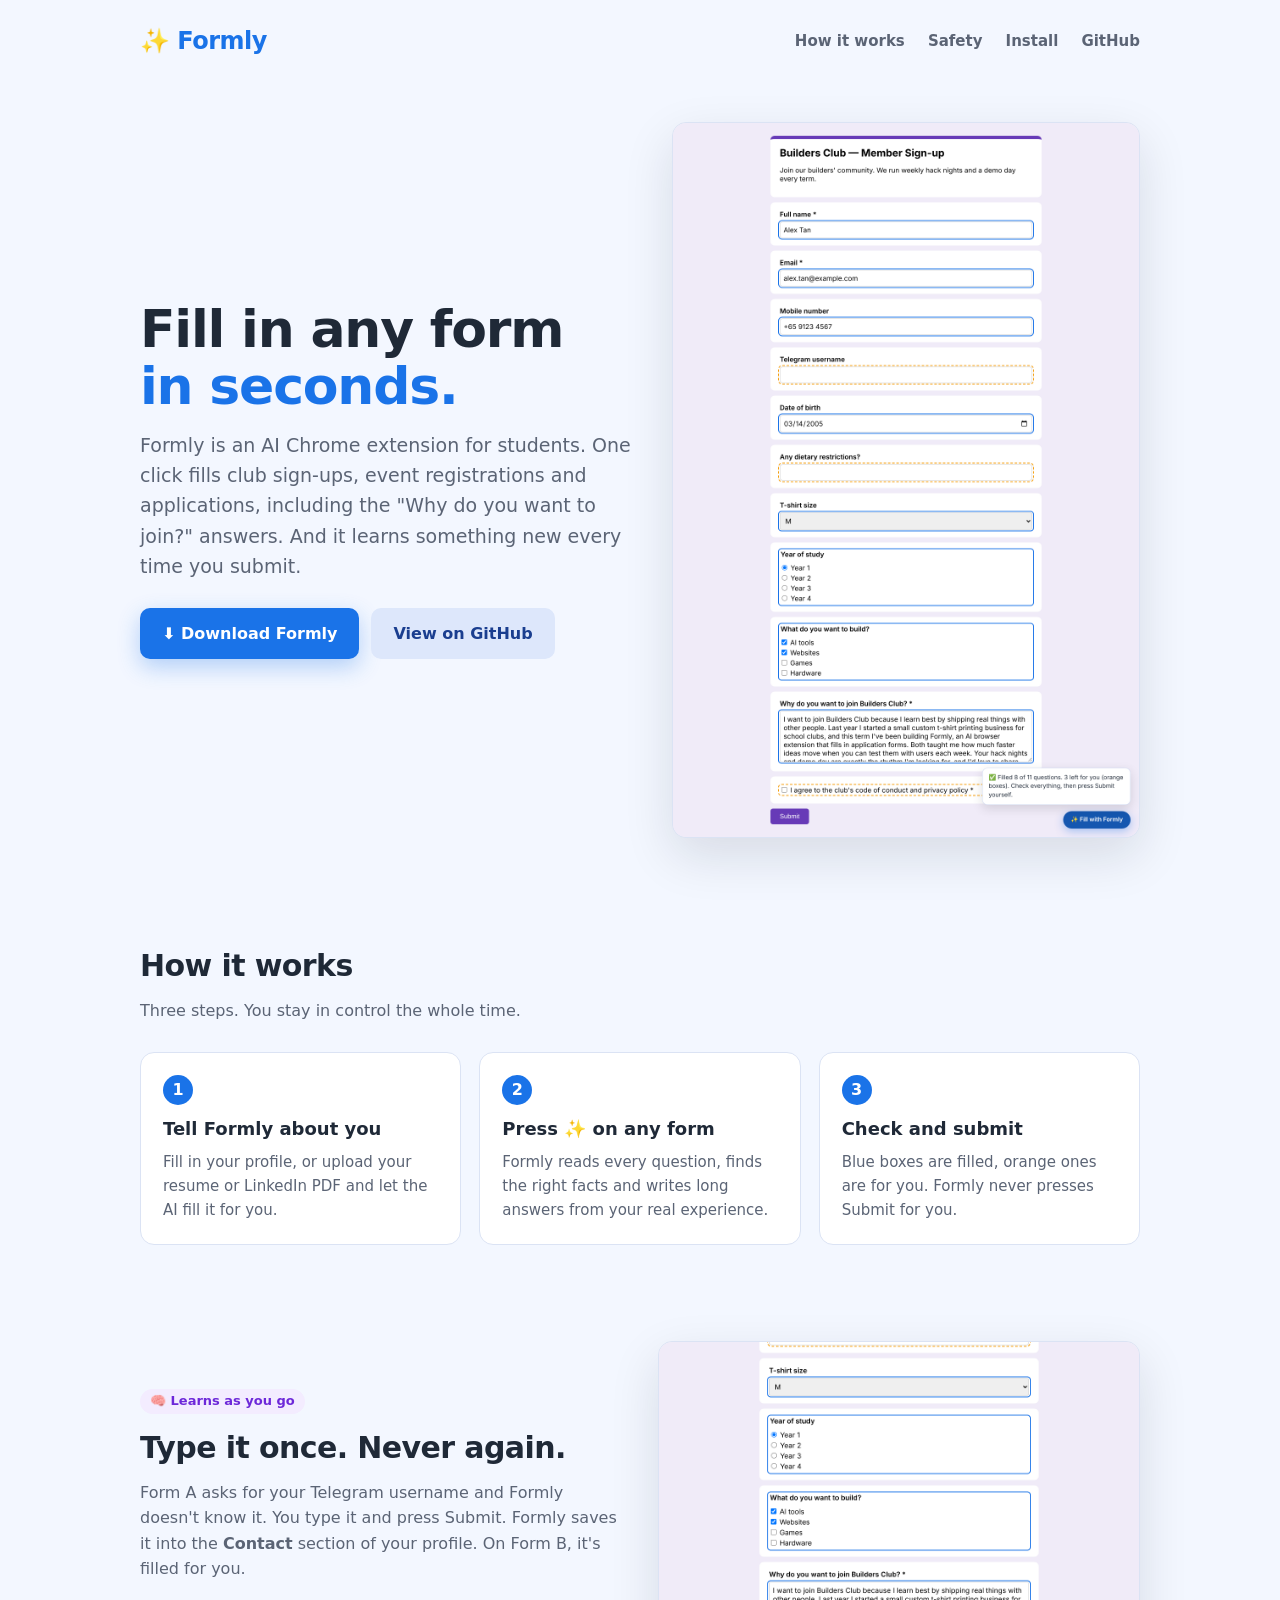
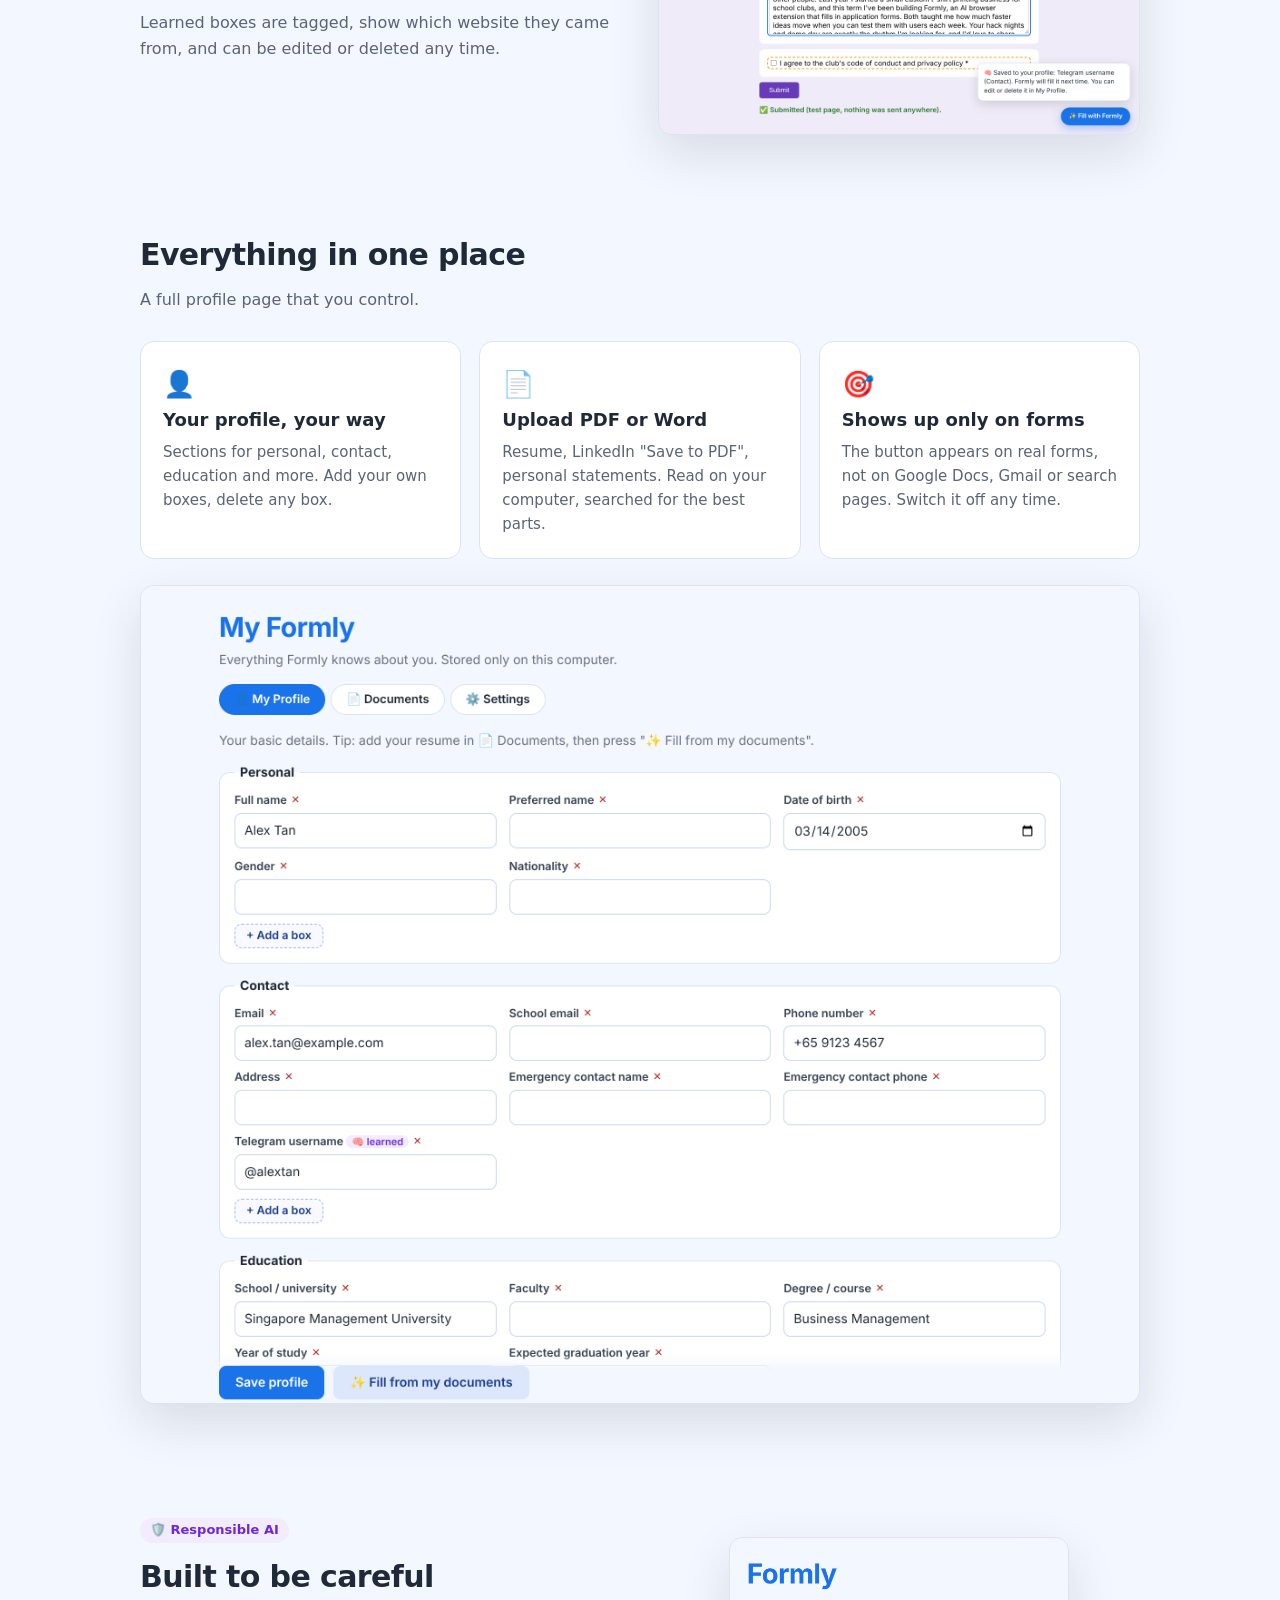
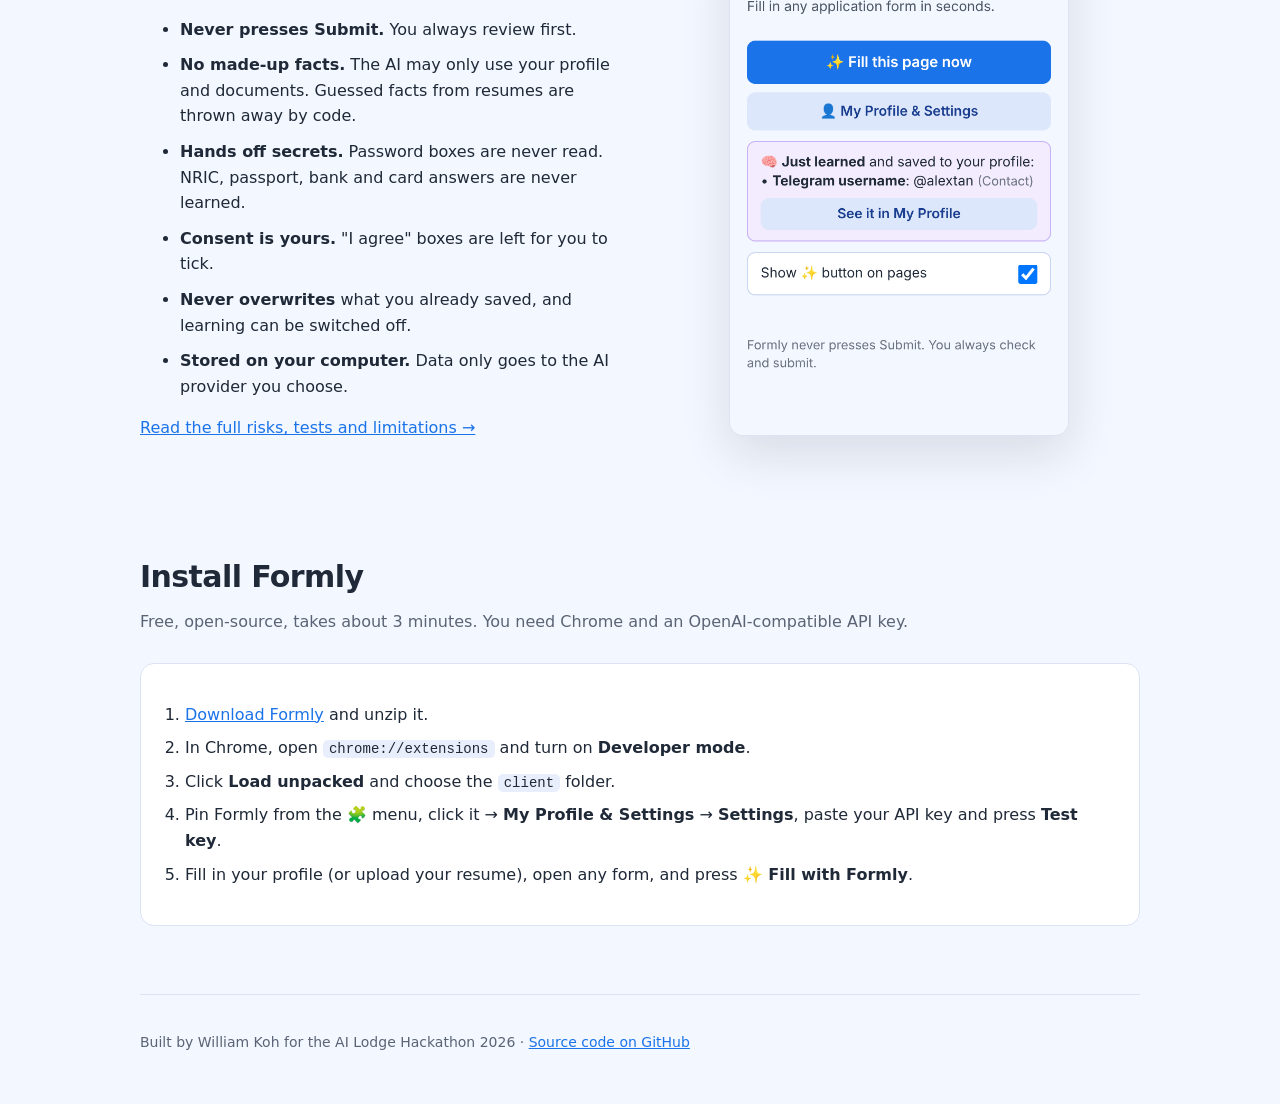
<file: docs/index.html>
<!doctype html>
<html lang="en">
<head>
  <meta charset="utf-8" />
  <meta name="viewport" content="width=device-width, initial-scale=1" />
  <title>Formly: fill in any form in seconds</title>
  <meta name="description" content="Formly is an AI Chrome extension that fills in application forms from your profile and documents, and learns from every form you submit." />
  <style>
    :root { --blue: #1a73e8; --blue-dark: #1557b0; --ink: #1f2937; --muted: #5b6475; --bg: #f3f7ff; --card: #fff; --line: #dbe3f4; --purple: #7c3aed; }
    * { box-sizing: border-box; }
    body { margin: 0; font: 16px/1.6 system-ui, -apple-system, "Segoe UI", sans-serif; color: var(--ink); background: var(--bg); }
    a { color: var(--blue); }
    .wrap { max-width: 1040px; margin: 0 auto; padding: 0 20px; }
    header { padding: 22px 0; display: flex; justify-content: space-between; align-items: center; }
    .logo { font-weight: 800; font-size: 24px; color: var(--blue); letter-spacing: -0.5px; text-decoration: none; }
    nav a { margin-left: 18px; color: var(--muted); text-decoration: none; font-weight: 600; font-size: 15px; }
    .hero { display: grid; grid-template-columns: 1.05fr 1fr; gap: 40px; align-items: center; padding: 40px 0 56px; }
    h1 { font-size: clamp(34px, 5vw, 52px); line-height: 1.08; letter-spacing: -1.2px; margin: 0 0 16px; }
    h1 span { color: var(--blue); }
    .lead { font-size: 19px; color: var(--muted); margin: 0 0 26px; }
    .btns { display: flex; gap: 12px; flex-wrap: wrap; }
    .btn { display: inline-block; padding: 13px 22px; border-radius: 10px; font-weight: 700; text-decoration: none; }
    .btn.primary { background: var(--blue); color: #fff; box-shadow: 0 8px 22px rgba(26,115,232,.3); }
    .btn.primary:hover { background: var(--blue-dark); }
    .btn.ghost { background: #dde7fb; color: #1a3e8f; }
    .shot { width: 100%; border-radius: 14px; border: 1px solid var(--line); box-shadow: 0 18px 50px rgba(17,24,39,.12); background: #fff; display: block; }
    section { padding: 48px 0; }
    h2 { font-size: 30px; letter-spacing: -0.6px; margin: 0 0 8px; }
    .sub { color: var(--muted); margin: 0 0 28px; }
    .steps { display: grid; grid-template-columns: repeat(3, 1fr); gap: 18px; }
    .card { background: var(--card); border: 1px solid var(--line); border-radius: 14px; padding: 22px; }
    .card .num { display: inline-flex; width: 30px; height: 30px; border-radius: 50%; align-items: center; justify-content: center; background: var(--blue); color: #fff; font-weight: 700; margin-bottom: 10px; }
    .card h3 { margin: 0 0 6px; font-size: 18px; }
    .card p { margin: 0; color: var(--muted); font-size: 15px; }
    .features { display: grid; grid-template-columns: repeat(3, 1fr); gap: 18px; }
    .feature .icon { font-size: 26px; }
    .split { display: grid; grid-template-columns: 1fr 1fr; gap: 36px; align-items: center; }
    .safety li { margin-bottom: 10px; }
    .tag { display: inline-block; background: #f3ecff; color: #6d28d9; border-radius: 999px; padding: 2px 10px; font-size: 13px; font-weight: 700; margin-bottom: 10px; }
    ol.install { padding-left: 22px; }
    ol.install li { margin-bottom: 8px; }
    code { background: #e8eefc; padding: 1px 6px; border-radius: 5px; font-size: 14px; }
    footer { padding: 36px 0 50px; color: var(--muted); font-size: 14px; border-top: 1px solid var(--line); margin-top: 20px; }
    @media (max-width: 820px) {
      .hero, .split { grid-template-columns: 1fr; }
      .steps, .features { grid-template-columns: 1fr; }
      nav { display: none; }
    }
  </style>
</head>
<body>
  <div class="wrap">
    <header>
      <a class="logo" href="#">✨ Formly</a>
      <nav>
        <a href="#how">How it works</a>
        <a href="#safety">Safety</a>
        <a href="#install">Install</a>
        <a href="https://github.com/William189189/Formly-3">GitHub</a>
      </nav>
    </header>

    <div class="hero">
      <div>
        <h1>Fill in any form <span>in seconds.</span></h1>
        <p class="lead">Formly is an AI Chrome extension for students. One click fills club sign-ups, event registrations and applications, including the "Why do you want to join?" answers. And it learns something new every time you submit.</p>
        <div class="btns">
          <a class="btn primary" href="https://github.com/William189189/Formly-3/archive/refs/heads/main.zip">⬇️ Download Formly</a>
          <a class="btn ghost" href="https://github.com/William189189/Formly-3">View on GitHub</a>
        </div>
      </div>
      <img class="shot" src="images/form-filled.png" alt="A sign-up form filled in by Formly, with filled boxes outlined in blue" />
    </div>
  </div>

  <section id="how">
    <div class="wrap">
      <h2>How it works</h2>
      <p class="sub">Three steps. You stay in control the whole time.</p>
      <div class="steps">
        <div class="card"><div class="num">1</div><h3>Tell Formly about you</h3><p>Fill in your profile, or upload your resume or LinkedIn PDF and let the AI fill it for you.</p></div>
        <div class="card"><div class="num">2</div><h3>Press ✨ on any form</h3><p>Formly reads every question, finds the right facts and writes long answers from your real experience.</p></div>
        <div class="card"><div class="num">3</div><h3>Check and submit</h3><p>Blue boxes are filled, orange ones are for you. Formly never presses Submit for you.</p></div>
      </div>
    </div>
  </section>

  <section>
    <div class="wrap split">
      <div>
        <span class="tag">🧠 Learns as you go</span>
        <h2>Type it once. Never again.</h2>
        <p class="sub">Form A asks for your Telegram username and Formly doesn't know it. You type it and press Submit. Formly saves it into the <b>Contact</b> section of your profile. On Form B, it's filled for you.</p>
        <p class="sub">Learned boxes are tagged, show which website they came from, and can be edited or deleted any time.</p>
      </div>
      <img class="shot" src="images/learned.png" alt="Formly message: saved to your profile, Telegram username (Contact)" />
    </div>
  </section>

  <section>
    <div class="wrap">
      <h2>Everything in one place</h2>
      <p class="sub">A full profile page that you control.</p>
      <div class="features">
        <div class="card feature"><div class="icon">👤</div><h3>Your profile, your way</h3><p>Sections for personal, contact, education and more. Add your own boxes, delete any box.</p></div>
        <div class="card feature"><div class="icon">📄</div><h3>Upload PDF or Word</h3><p>Resume, LinkedIn "Save to PDF", personal statements. Read on your computer, searched for the best parts.</p></div>
        <div class="card feature"><div class="icon">🎯</div><h3>Shows up only on forms</h3><p>The button appears on real forms, not on Google Docs, Gmail or search pages. Switch it off any time.</p></div>
      </div>
      <p style="margin-top:26px"><img class="shot" src="images/profile.png" alt="The My Formly profile page" /></p>
    </div>
  </section>

  <section id="safety">
    <div class="wrap split">
      <div>
        <span class="tag">🛡️ Responsible AI</span>
        <h2>Built to be careful</h2>
        <ul class="safety">
          <li><b>Never presses Submit.</b> You always review first.</li>
          <li><b>No made-up facts.</b> The AI may only use your profile and documents. Guessed facts from resumes are thrown away by code.</li>
          <li><b>Hands off secrets.</b> Password boxes are never read. NRIC, passport, bank and card answers are never learned.</li>
          <li><b>Consent is yours.</b> "I agree" boxes are left for you to tick.</li>
          <li><b>Never overwrites</b> what you already saved, and learning can be switched off.</li>
          <li><b>Stored on your computer.</b> Data only goes to the AI provider you choose.</li>
        </ul>
        <p><a href="https://github.com/William189189/Formly-3#7-ai-safety--limitations">Read the full risks, tests and limitations →</a></p>
      </div>
      <img class="shot" src="images/popup.png" alt="Formly popup showing what it just learned" style="max-width:340px;justify-self:center" />
    </div>
  </section>

  <section id="install">
    <div class="wrap">
      <h2>Install Formly</h2>
      <p class="sub">Free, open-source, takes about 3 minutes. You need Chrome and an OpenAI-compatible API key.</p>
      <div class="card">
        <ol class="install">
          <li><a href="https://github.com/William189189/Formly-3/archive/refs/heads/main.zip">Download Formly</a> and unzip it.</li>
          <li>In Chrome, open <code>chrome://extensions</code> and turn on <b>Developer mode</b>.</li>
          <li>Click <b>Load unpacked</b> and choose the <code>client</code> folder.</li>
          <li>Pin Formly from the 🧩 menu, click it → <b>My Profile &amp; Settings</b> → <b>Settings</b>, paste your API key and press <b>Test key</b>.</li>
          <li>Fill in your profile (or upload your resume), open any form, and press <b>✨ Fill with Formly</b>.</li>
        </ol>
      </div>
    </div>
  </section>

  <div class="wrap">
    <footer>
      Built by William Koh for the AI Lodge Hackathon 2026 · <a href="https://github.com/William189189/Formly-3">Source code on GitHub</a>
    </footer>
  </div>
</body>
</html>
</file>
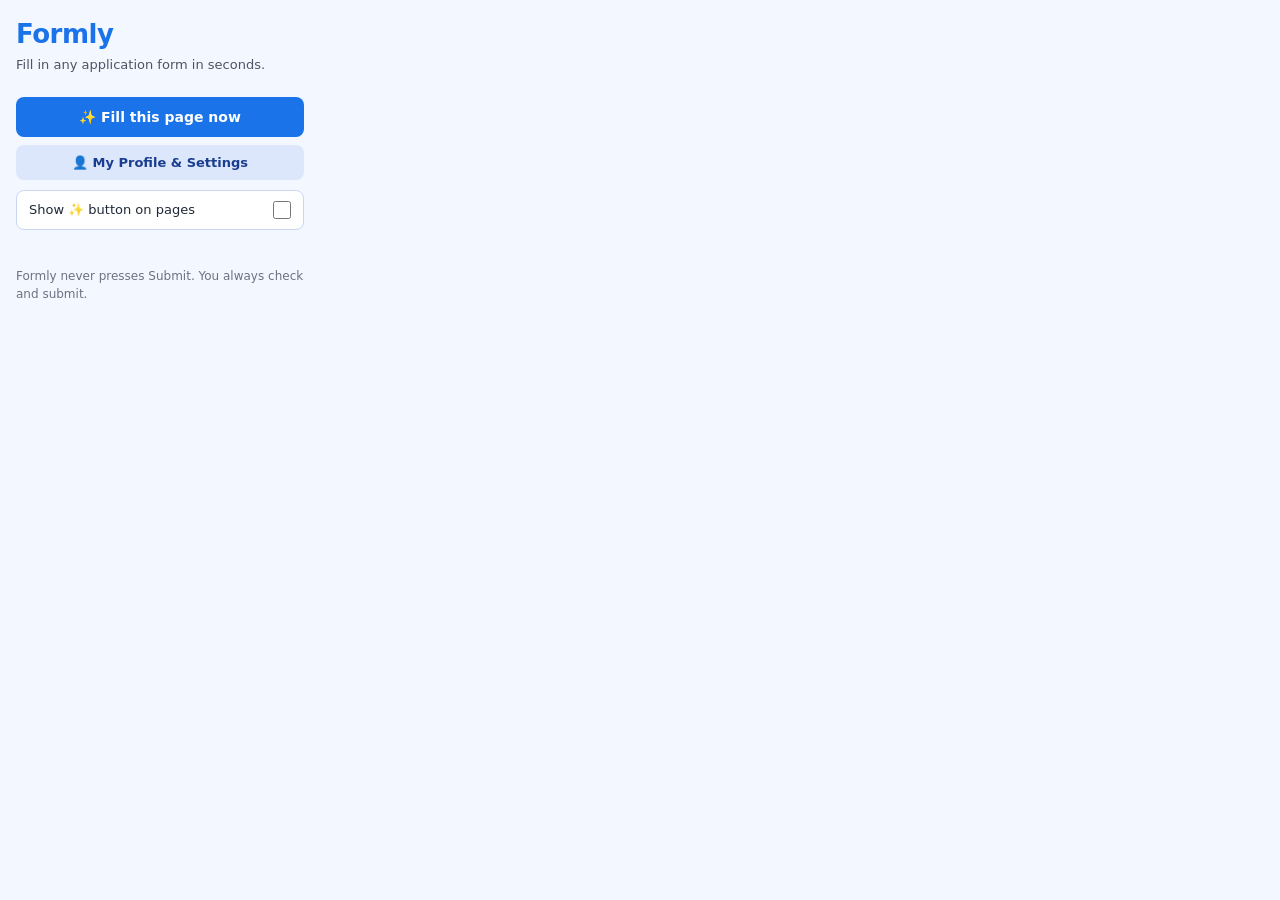
<file: client/popup.html>
<!doctype html>
<html>
<head>
  <meta charset="utf-8" />
  <title>Formly</title>
  <style>
    * { box-sizing: border-box; }
    body {
      width: 320px;
      margin: 0;
      padding: 16px;
      font: 13px/1.45 system-ui, -apple-system, "Segoe UI", sans-serif;
      color: #1f2937;
      background: #f3f7ff;
    }
    h1 { margin: 0 0 2px; font-size: 26px; color: #1a73e8; letter-spacing: -0.5px; }
    .tag { margin: 0 0 14px; color: #4b5563; }
    button {
      width: 100%;
      padding: 10px;
      border: none;
      border-radius: 8px;
      font: 600 13px system-ui, sans-serif;
      cursor: pointer;
      margin-top: 8px;
    }
    .primary { background: #1a73e8; color: #fff; font-size: 14px; padding: 12px; }
    .primary:hover { background: #1557b0; }
    .ghost { background: #dde7fb; color: #1a3e8f; }
    .card { background: #fff; border: 1px solid #c9d6f2; border-radius: 8px; padding: 10px 12px; margin-top: 10px; }
    .warn { background: #fff7e6; border-color: #f5c46b; }
    .learned { background: #f3ecff; border-color: #c9b2f5; }
    .learned button { margin-top: 6px; padding: 7px; }
    .switch-row { display: flex; justify-content: space-between; align-items: center; }
    .switch-row input { width: 18px; height: 18px; margin: 0; }
    #status { min-height: 18px; margin-top: 10px; color: #374151; }
    .small { margin-top: 10px; color: #6b7280; font-size: 12px; }
    .plan { margin: -4px 0 4px; color: #1a3e8f; font-weight: 600; }
    .pro { background: #fff8e6; border-color: #f5c46b; }
    .pro b { color: #92400e; }
    .pro button { margin-top: 8px; padding: 9px; }
    .paused { background: #fde8e8; border-color: #f5b5b5; color: #8a1c1c; }
  </style>
</head>
<body>
  <h1>Formly</h1>
  <p class="tag">Fill in any application form in seconds.</p>

  <!-- Your plan, e.g. "2 of 3 free forms left" -->
  <p class="plan" id="plan" hidden></p>

  <!-- Not signed up yet -->
  <div id="signup" class="card warn" hidden>
    👋 <b>Create your free Formly account</b> to start. You get 3 free forms, no API key needed.
    <button id="signupBtn" class="primary">Create free account</button>
  </div>

  <!-- Used all free forms -->
  <div id="proBox" class="card pro" hidden>
    🎉 <b>You've used all your free forms!</b><br />
    <b>Formly Pro</b>: unlimited forms for <b id="proPrice">S$1.99/month</b>. Coming soon.
    <button id="notifyPro" class="primary">Notify me when it's ready</button>
    <div id="proThanks" hidden>✅ You're on the list! We'll message you on Telegram.</div>
  </div>

  <!-- Access paused by Formly -->
  <div id="pausedBox" class="card paused" hidden>
    ⏸️ Your Formly access has been paused. Message the Formly team on Telegram if you think this is a mistake.
  </div>

  <!-- Signed in but no profile yet -->
  <div id="setup" class="card warn" hidden>
    👋 <span id="setupText"></span>
  </div>

  <button id="fill" class="primary">✨ Fill this page now</button>
  <button id="openProfile" class="ghost">👤 My Profile & Settings</button>

  <!-- Only shows when Formly just learned something new -->
  <div id="learnedBox" class="card learned" hidden>
    🧠 <b>Just learned</b> and saved to your profile:
    <div id="learnedList"></div>
    <button id="review" class="ghost">See it in My Profile</button>
  </div>

  <div class="card switch-row">
    <label for="enabled">Show ✨ button on pages</label>
    <input type="checkbox" id="enabled" />
  </div>

  <div id="status"></div>
  <p class="small">Formly never presses Submit. You always check and submit.</p>

  <script src="popup.js"></script>
</body>
</html>
</file>
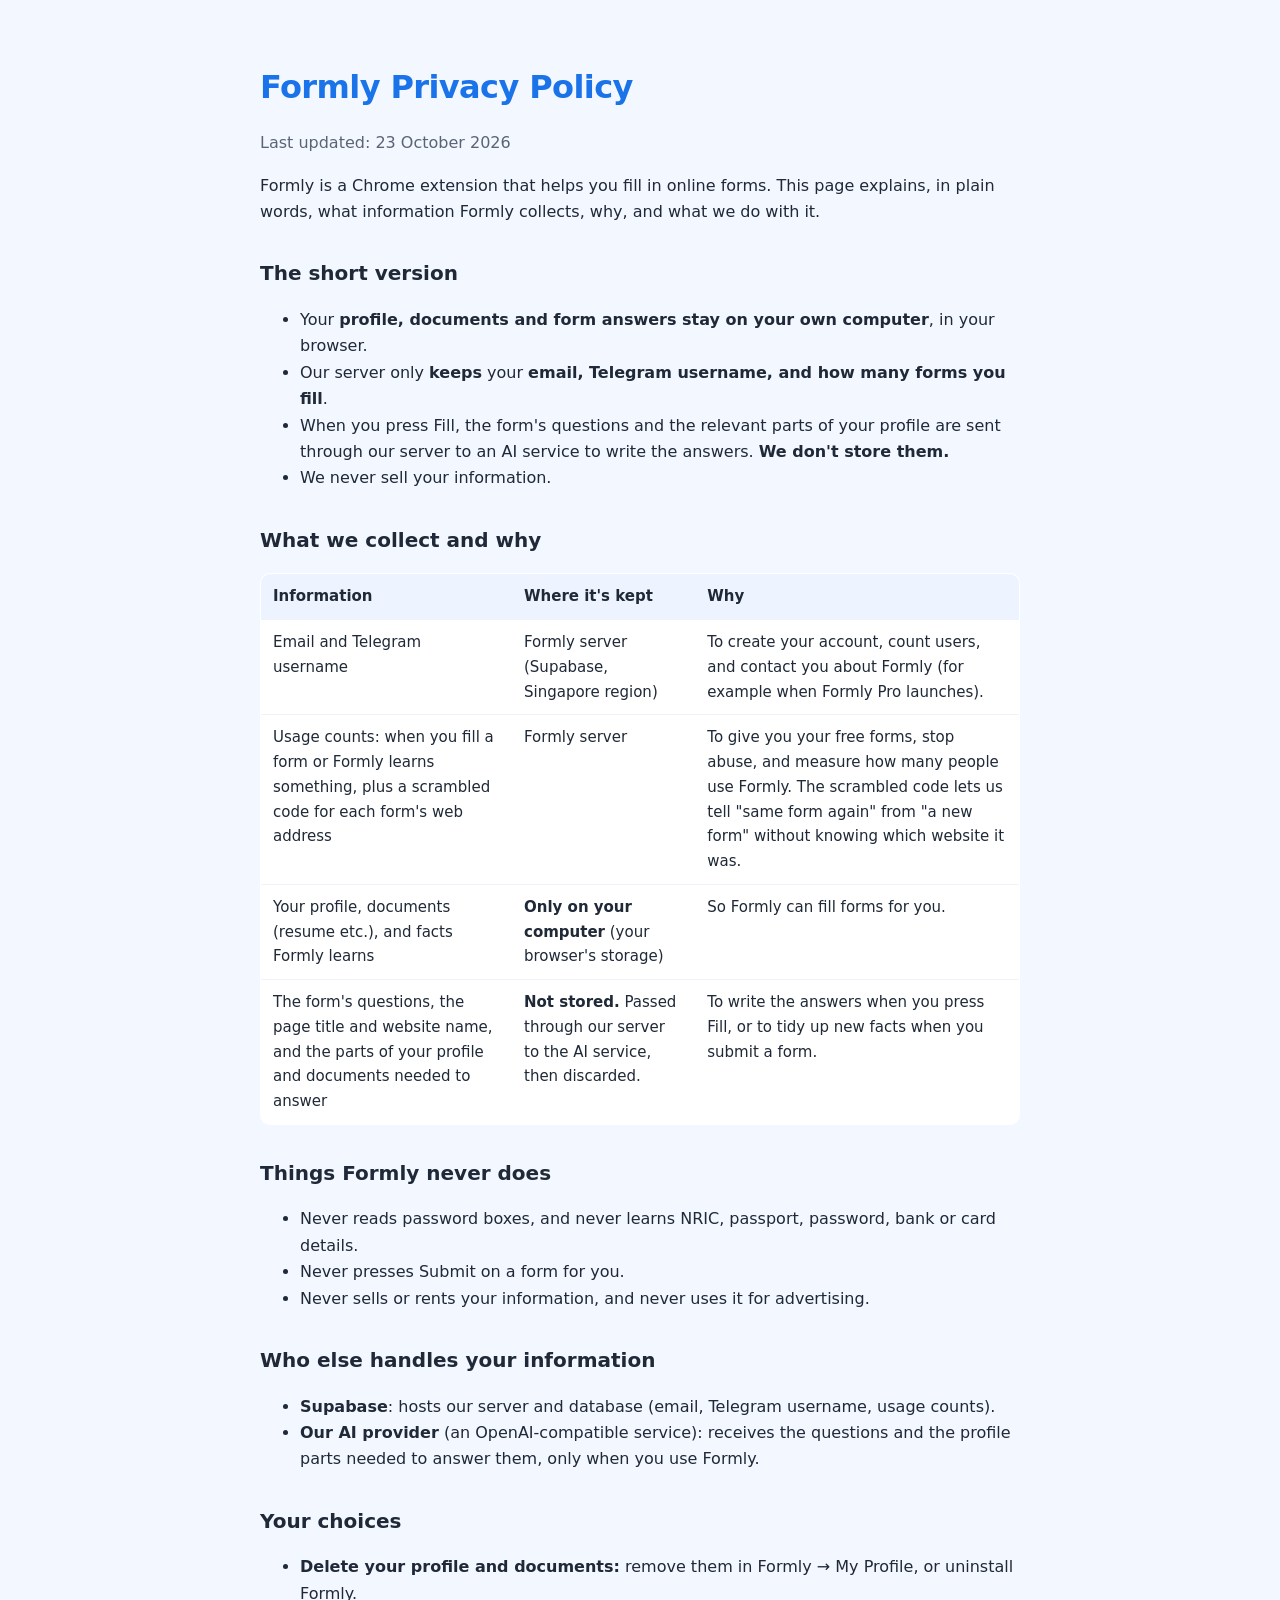
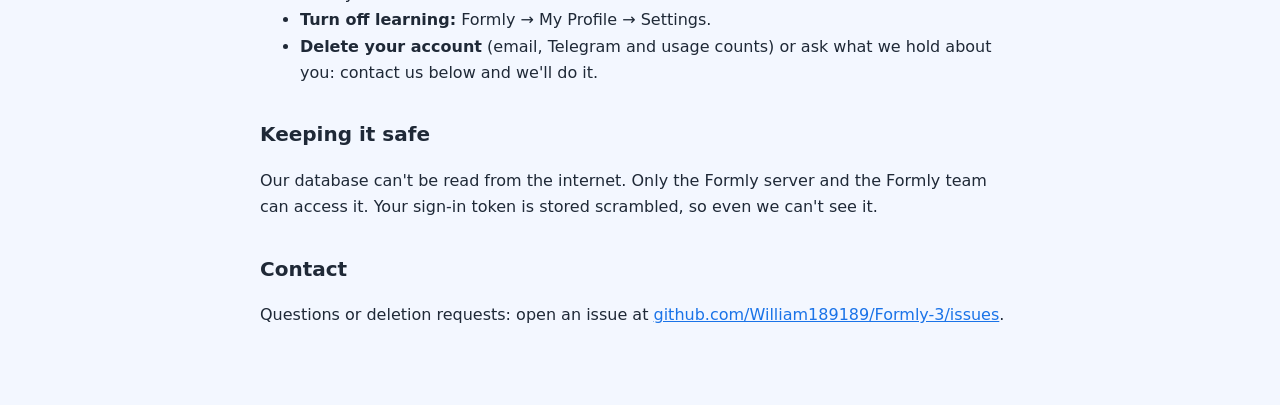
<file: client/privacy.html>
<!doctype html>
<html lang="en">
<head>
  <meta charset="utf-8" />
  <meta name="viewport" content="width=device-width, initial-scale=1" />
  <title>Formly Privacy Policy</title>
  <style>
    body { margin: 0; font: 16px/1.65 system-ui, -apple-system, "Segoe UI", sans-serif; color: #1f2937; background: #f3f7ff; }
    .wrap { max-width: 760px; margin: 0 auto; padding: 40px 20px 60px; }
    h1 { color: #1a73e8; letter-spacing: -0.6px; margin-bottom: 4px; }
    h2 { margin-top: 32px; font-size: 20px; }
    .muted { color: #5b6475; }
    table { width: 100%; border-collapse: collapse; background: #fff; border: 1px solid #dbe3f4; border-radius: 10px; overflow: hidden; }
    th, td { text-align: left; padding: 10px 12px; border-bottom: 1px solid #eef2fb; vertical-align: top; font-size: 15px; }
    th { background: #eef4ff; }
    a { color: #1a73e8; }
  </style>
</head>
<body>
  <div class="wrap">
    <h1>Formly Privacy Policy</h1>
    <p class="muted">Last updated: 23 October 2026</p>

    <p>Formly is a Chrome extension that helps you fill in online forms. This page explains, in plain words, what information Formly collects, why, and what we do with it.</p>

    <h2>The short version</h2>
    <ul>
      <li>Your <b>profile, documents and form answers stay on your own computer</b>, in your browser.</li>
      <li>Our server only <b>keeps</b> your <b>email, Telegram username, and how many forms you fill</b>.</li>
      <li>When you press Fill, the form's questions and the relevant parts of your profile are sent through our server to an AI service to write the answers. <b>We don't store them.</b></li>
      <li>We never sell your information.</li>
    </ul>

    <h2>What we collect and why</h2>
    <table>
      <tr><th>Information</th><th>Where it's kept</th><th>Why</th></tr>
      <tr><td>Email and Telegram username</td><td>Formly server (Supabase, Singapore region)</td><td>To create your account, count users, and contact you about Formly (for example when Formly Pro launches).</td></tr>
      <tr><td>Usage counts: when you fill a form or Formly learns something, plus a scrambled code for each form's web address</td><td>Formly server</td><td>To give you your free forms, stop abuse, and measure how many people use Formly. The scrambled code lets us tell "same form again" from "a new form" without knowing which website it was.</td></tr>
      <tr><td>Your profile, documents (resume etc.), and facts Formly learns</td><td><b>Only on your computer</b> (your browser's storage)</td><td>So Formly can fill forms for you.</td></tr>
      <tr><td>The form's questions, the page title and website name, and the parts of your profile and documents needed to answer</td><td><b>Not stored.</b> Passed through our server to the AI service, then discarded.</td><td>To write the answers when you press Fill, or to tidy up new facts when you submit a form.</td></tr>
    </table>

    <h2>Things Formly never does</h2>
    <ul>
      <li>Never reads password boxes, and never learns NRIC, passport, password, bank or card details.</li>
      <li>Never presses Submit on a form for you.</li>
      <li>Never sells or rents your information, and never uses it for advertising.</li>
    </ul>

    <h2>Who else handles your information</h2>
    <ul>
      <li><b>Supabase</b>: hosts our server and database (email, Telegram username, usage counts).</li>
      <li><b>Our AI provider</b> (an OpenAI-compatible service): receives the questions and the profile parts needed to answer them, only when you use Formly.</li>
    </ul>

    <h2>Your choices</h2>
    <ul>
      <li><b>Delete your profile and documents:</b> remove them in Formly → My Profile, or uninstall Formly.</li>
      <li><b>Turn off learning:</b> Formly → My Profile → Settings.</li>
      <li><b>Delete your account</b> (email, Telegram and usage counts) or ask what we hold about you: contact us below and we'll do it.</li>
    </ul>

    <h2>Keeping it safe</h2>
    <p>Our database can't be read from the internet. Only the Formly server and the Formly team can access it. Your sign-in token is stored scrambled, so even we can't see it.</p>

    <h2>Contact</h2>
    <p>Questions or deletion requests: open an issue at <a href="https://github.com/William189189/Formly-3/issues">github.com/William189189/Formly-3/issues</a>.</p>
  </div>
</body>
</html>
</file>
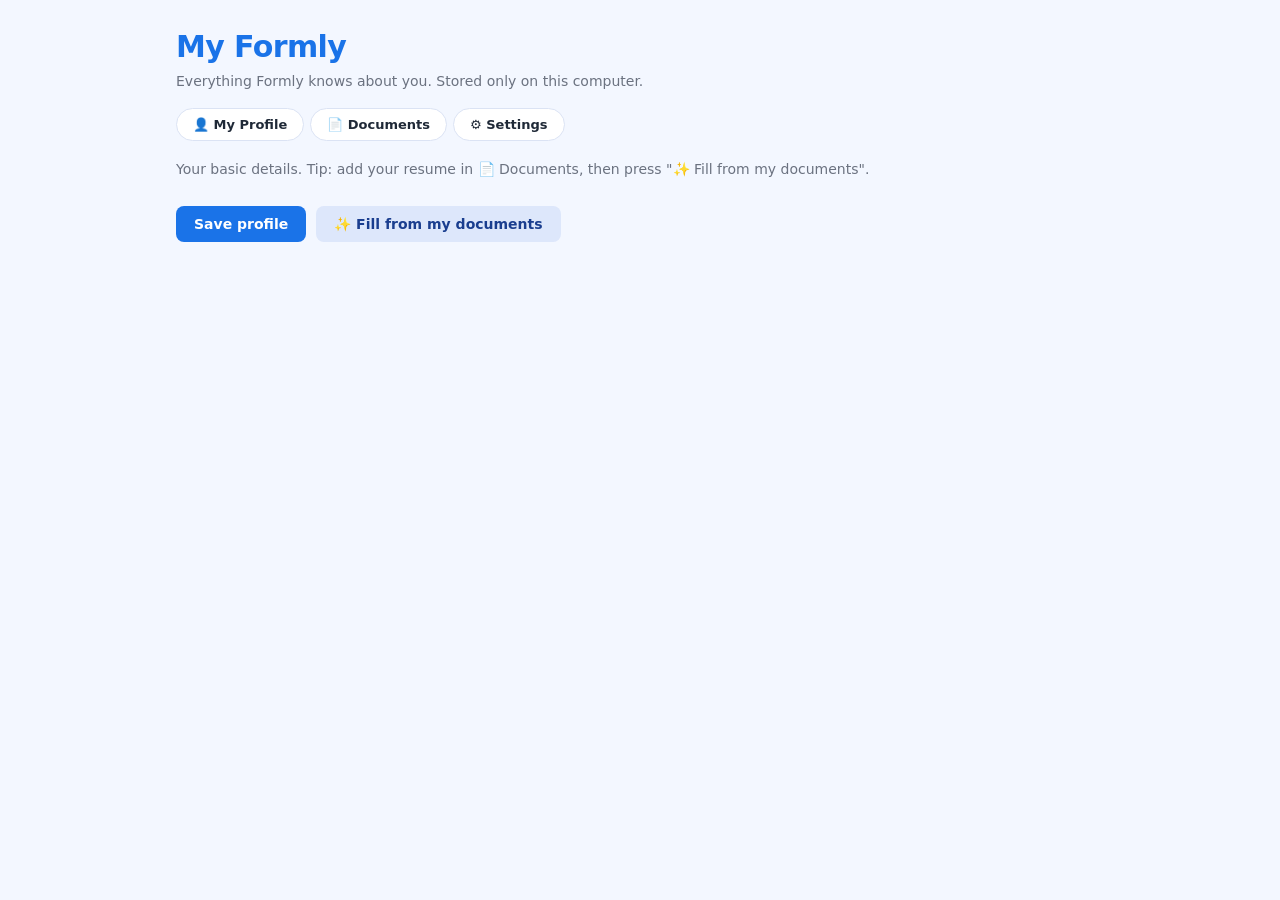
<file: client/profile.html>
<!doctype html>
<html>
<head>
  <meta charset="utf-8" />
  <meta name="viewport" content="width=device-width, initial-scale=1" />
  <title>My Formly Profile</title>
  <style>
    * { box-sizing: border-box; }
    body { margin: 0; font: 14px/1.5 system-ui, -apple-system, "Segoe UI", sans-serif; color: #1f2937; background: #f3f7ff; }
    .wrap { max-width: 960px; margin: 0 auto; padding: 24px 16px 40px; }
    header h1 { margin: 0; font-size: 30px; color: #1a73e8; letter-spacing: -0.6px; }
    header p { margin: 2px 0 16px; color: #6b7280; }

    nav { display: flex; gap: 6px; margin-bottom: 18px; flex-wrap: wrap; }
    nav button { border: 1px solid #dbe3f4; background: #fff; color: #1f2937; padding: 8px 16px; border-radius: 999px; font: 600 13px system-ui, sans-serif; cursor: pointer; }
    nav button.active { background: #1a73e8; border-color: #1a73e8; color: #fff; }

    fieldset, .card { border: 1px solid #dbe3f4; border-radius: 12px; background: #fff; padding: 12px 16px 16px; margin: 0 0 14px; }
    legend { font-weight: 700; padding: 0 6px; }
    .grid { display: grid; grid-template-columns: repeat(auto-fill, minmax(260px, 1fr)); gap: 10px 14px; }
    .wide { grid-column: 1 / -1; }
    label span { display: block; font-weight: 600; font-size: 12.5px; margin-bottom: 3px; color: #374151; }
    input, textarea {
      width: 100%; padding: 8px 10px; border: 1px solid #c9d6f2; border-radius: 8px;
      font: inherit; background: #fff; color: #1f2937;
    }
    textarea { resize: vertical; }
    .lead { color: #6b7280; margin: 0 0 14px; }
    /* yellow = filled in by AI from your documents, please check */
    .suggested { border-color: #eab308 !important; background: #fffbea !important; }

    .bar { position: sticky; bottom: 0; display: flex; gap: 10px; align-items: center; flex-wrap: wrap; padding: 12px 0 4px; background: linear-gradient(transparent, #f3f7ff 35%); }
    .btn { border: none; border-radius: 8px; padding: 10px 18px; font: 600 14px system-ui, sans-serif; cursor: pointer; }
    .btn:disabled { opacity: 0.7; cursor: progress; }
    .primary { background: #1a73e8; color: #fff; }
    .primary:hover { background: #1557b0; }
    .ghost { background: #dde7fb; color: #1a3e8f; }
    .danger { background: #fde8e8; color: #b42318; padding: 6px 12px; font-size: 12.5px; }
    .msg { color: #374151; }

    .chips { display: flex; gap: 6px; flex-wrap: wrap; margin: 8px 0 10px; }
    .chip { border: 1px solid #dbe3f4; background: #f8faff; border-radius: 999px; padding: 3px 10px; font-size: 12px; cursor: pointer; }
    .doc { display: flex; justify-content: space-between; gap: 12px; align-items: flex-start; }
    .doc h3 { margin: 0; font-size: 15px; }
    .meta { color: #6b7280; font-size: 12px; }
    details summary { cursor: pointer; color: #1a73e8; font-size: 12.5px; margin-top: 4px; }
    details pre { white-space: pre-wrap; font: 12.5px/1.5 system-ui, sans-serif; background: #f8faff; border-radius: 8px; padding: 10px; max-height: 260px; overflow: auto; }
    .empty { color: #6b7280; font-style: italic; }
    .add-box { margin-top: 10px; border: 1px dashed #9db8ee; background: #f8faff; color: #1a3e8f; border-radius: 8px; padding: 5px 12px; font: 600 12.5px system-ui, sans-serif; cursor: pointer; }
    .add-box:hover { background: #eef4ff; }
    .x { border: none; background: none; color: #b42318; font-size: 15px; line-height: 1; cursor: pointer; padding: 0 2px; }
    .steps { margin: 6px 0 10px; padding-left: 20px; }

    /* Formly's own pop-up box */
    dialog#modal { border: none; border-radius: 14px; padding: 22px; width: min(440px, 92vw); box-shadow: 0 20px 60px rgba(17, 24, 39, 0.25); color: #1f2937; }
    dialog#modal::backdrop { background: rgba(17, 24, 39, 0.45); }
    dialog#modal h3 { margin: 0 0 6px; font-size: 18px; color: #1a73e8; }
    dialog#modal p { margin: 0 0 12px; }
    dialog#modal label { display: block; margin-bottom: 10px; }
    label span span { display: inline; font-weight: 400; }
    .modal-actions { display: flex; justify-content: flex-end; gap: 8px; margin-top: 14px; }
    .danger-strong { background: #d92d20; color: #fff; }
    nav .count { background: #7c3aed; color: #fff; border-radius: 999px; padding: 0 7px; margin-left: 4px; font-size: 11px; }
    .learned-card { border-color: #c9b2f5; background: #faf7ff; }
    .fact { display: grid; grid-template-columns: 1fr 1.4fr auto; gap: 10px; align-items: end; margin-top: 8px; }
    .fact-actions { display: flex; gap: 6px; }
    .btn.small { padding: 8px 12px; font-size: 13px; }
    .where { margin-top: 6px; }
    .switch-row { display: flex; justify-content: space-between; align-items: center; gap: 16px; }
    .switch-row input { width: 18px; height: 18px; flex: none; }
    @media (max-width: 640px) { .fact { grid-template-columns: 1fr; } }
    .learned-tag { display: inline; background: #f3ecff; color: #6d28d9; border-radius: 999px; padding: 0 6px; font-size: 11px; font-weight: 600; }
    .new-box { box-shadow: 0 0 0 4px rgba(26, 115, 232, 0.35); transition: box-shadow 0.3s; }
    .steps li { margin-bottom: 3px; }
    .drop { display: block; text-align: center; border: 2px dashed #9db8ee; border-radius: 12px; background: #fff; padding: 28px 16px; cursor: pointer; }
    .drop:hover, .drop.over { background: #eef4ff; border-color: #1a73e8; }
    .drop-icon { font-size: 30px; }
    details.card > summary { cursor: pointer; font-weight: 600; color: #1a3e8f; }
    details.card[open] > summary { margin-bottom: 10px; }
  </style>
</head>
<body>
  <div class="wrap">
    <header>
      <h1>My Formly</h1>
      <p>Everything Formly knows about you. Stored only on this computer.</p>
    </header>

    <nav>
      <button data-tab="profile">👤 My Profile</button>
      <button data-tab="documents">📄 Documents</button>
      <button data-tab="settings">⚙️ Settings</button>
    </nav>

    <!-- ===== MY PROFILE TAB ===== -->
    <section id="tab-profile">
      <p class="lead">Your basic details. Tip: add your resume in 📄 Documents, then press "✨ Fill from my documents".</p>
      <!-- profile.js builds the boxes here -->
      <form id="profileForm"></form>
      <div class="bar">
        <button class="btn primary" id="saveProfile">Save profile</button>
        <button class="btn ghost" id="extract">✨ Fill from my documents</button>
        <span class="msg" id="profileMsg"></span>
      </div>
    </section>

    <!-- ===== DOCUMENTS TAB ===== -->
    <section id="tab-documents" hidden>
      <p class="lead">Your resume, LinkedIn "About", personal statements and project write-ups. Formly searches these to write long answers like "Why do you want to join?".</p>

      <!-- Helper: how to add your LinkedIn -->
      <details class="card">
        <summary>🔗 Add your LinkedIn profile</summary>
        <p class="meta" style="margin-top:0">LinkedIn doesn't let other apps read your profile, but it can save it as a PDF for you:</p>
        <ol class="steps">
          <li>Click the button below to open your LinkedIn profile.</li>
          <li>Under your name, click <b>Resources</b> (or <b>More</b>), then <b>Save to PDF</b>.</li>
          <li>Come back here and upload that PDF in the box below.</li>
        </ol>
        <a class="btn ghost" href="https://www.linkedin.com/in/me/" target="_blank" style="display:inline-block;text-decoration:none">Open my LinkedIn profile ↗</a>
        <p class="meta">Also paste your profile link in 👤 My Profile → Links → LinkedIn URL, so Formly can put it in forms.</p>
      </details>

      <!-- Main way: upload files -->
      <label class="drop" id="drop">
        <input id="docFile" type="file" accept=".pdf,.docx,.txt,.md" multiple hidden />
        <div class="drop-icon">📂</div>
        <b>Click to upload, or drag files here</b>
        <div class="meta">PDF, Word (.docx) or text files · you can pick several at once</div>
      </label>
      <p class="msg" id="docMsg"></p>

      <!-- Other way: paste text -->
      <details class="card">
        <summary>✏️ Or paste text instead</summary>
        <label><span>Title</span><input id="docTitle" type="text" placeholder="e.g. LinkedIn About" /></label>
        <div class="chips" id="docChips"></div>
        <label><span>Text</span><textarea id="docText" rows="8" placeholder="Paste the text here"></textarea></label>
        <div class="bar" style="position:static;background:none">
          <button class="btn primary" id="addDoc">Add document</button>
        </div>
      </details>

      <p class="meta">Don't upload files with passwords, NRIC or bank details. Formly sends parts of your documents to the AI when filling forms.</p>
      <div id="docList"></div>
    </section>

    <!-- ===== SETTINGS TAB ===== -->
    <section id="tab-settings" hidden>
      <div class="card">
        <h3 style="margin:0 0 8px">👤 Your Formly account</h3>
        <div id="accountInfo" class="meta">Loading…</div>
        <div class="bar" style="position:static;background:none">
          <button class="btn ghost" id="signOut">Sign out</button>
          <span class="msg" id="settingsMsg"></span>
        </div>
      </div>
      <div class="card switch-row">
        <label for="autoLearn">🧠 When I press Submit on a form Formly filled, save new things I typed to my profile</label>
        <input type="checkbox" id="autoLearn" />
      </div>
      <p class="meta">Your profile and documents stay on this computer. Formly's server only keeps your email, Telegram username and how many forms you've filled. <a href="privacy.html" target="_blank">Privacy policy</a></p>
    </section>
  </div>

  <!-- Formly's own pop-up box (used for "+ Add a box" and "Delete?") -->
  <dialog id="modal">
    <form id="modalForm">
      <h3 id="modalTitle"></h3>
      <p id="modalText" class="meta"></p>
      <div id="modalFields">
        <label><span>Box name</span><input id="modalName" type="text" placeholder="e.g. Matric number" autocomplete="off" /></label>
        <div class="chips" id="modalIdeas"></div>
        <label><span>What to put in it <span class="meta">(you can fill this later)</span></span><input id="modalValue" type="text" autocomplete="off" /></label>
      </div>
      <div class="modal-actions">
        <button type="button" class="btn ghost" id="modalCancel">Cancel</button>
        <button type="submit" class="btn primary" id="modalOk">OK</button>
      </div>
    </form>
  </dialog>

  <!-- Tools that read PDF and Word files (they live in the lib folder) -->
  <script src="lib/pdf.min.js"></script>
  <script src="lib/mammoth.browser.min.js"></script>
  <script src="profile.js"></script>
</body>
</html>
</file>
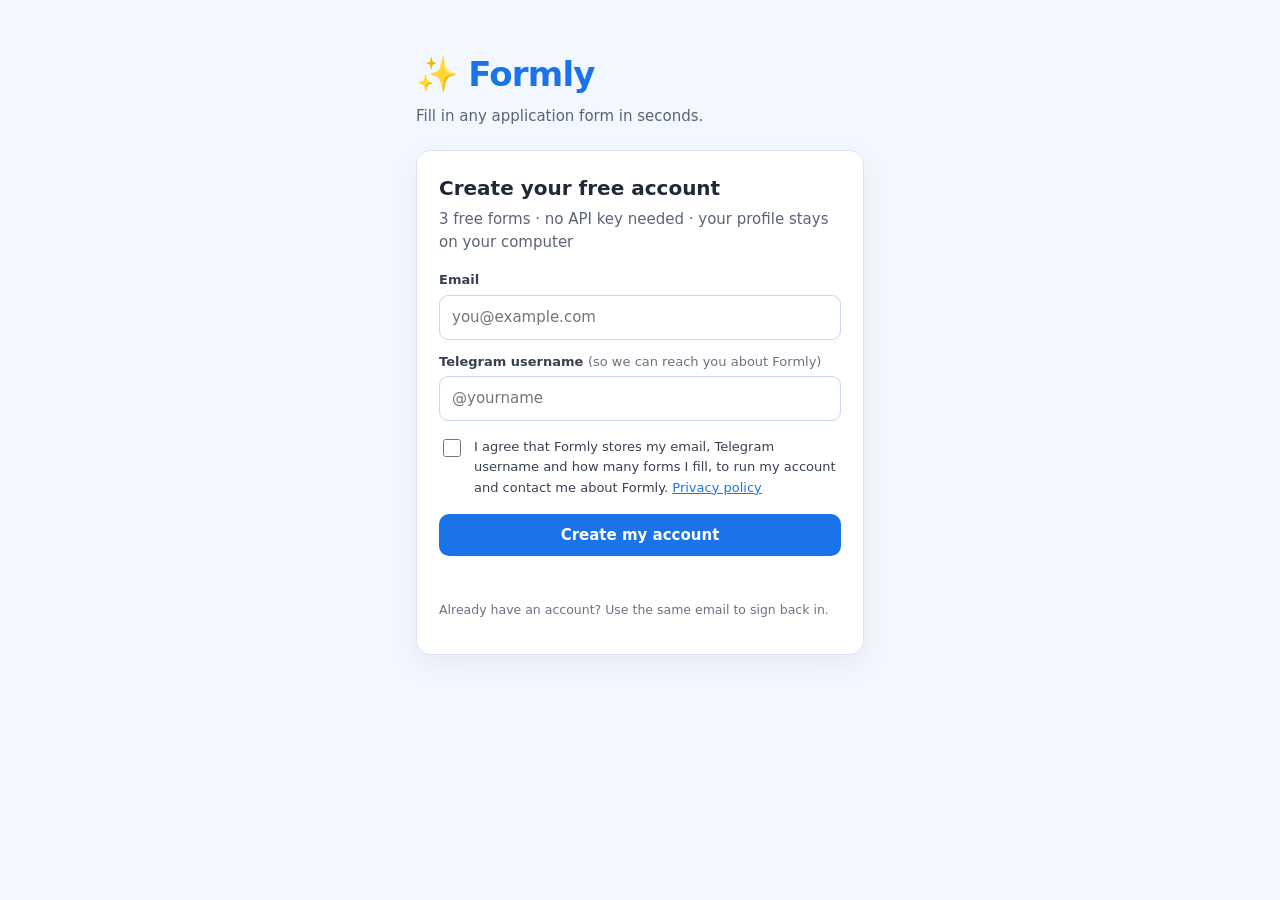
<file: client/welcome.html>
<!doctype html>
<html>
<head>
  <meta charset="utf-8" />
  <meta name="viewport" content="width=device-width, initial-scale=1" />
  <title>Welcome to Formly</title>
  <style>
    * { box-sizing: border-box; }
    body { margin: 0; font: 15px/1.55 system-ui, -apple-system, "Segoe UI", sans-serif; color: #1f2937; background: #f3f7ff; }
    .wrap { max-width: 480px; margin: 0 auto; padding: 48px 16px; }
    h1 { margin: 0; font-size: 34px; color: #1a73e8; letter-spacing: -0.8px; }
    .lead { color: #5b6475; margin: 4px 0 22px; }
    .card { background: #fff; border: 1px solid #dbe3f4; border-radius: 14px; padding: 22px; box-shadow: 0 10px 30px rgba(17, 24, 39, 0.06); }
    h2 { margin: 0 0 4px; font-size: 20px; }
    .perks { color: #5b6475; margin: 0 0 16px; }
    label span { display: block; font-weight: 600; font-size: 13px; margin: 12px 0 4px; color: #374151; }
    input[type=text], input[type=email] { width: 100%; padding: 10px 12px; border: 1px solid #c9d6f2; border-radius: 9px; font: inherit; }
    input:focus { outline: 2px solid #1a73e8; outline-offset: 1px; }
    .hint { display: inline !important; margin: 0 !important; font-weight: 400; color: #6b7280; }
    .consent { display: flex; gap: 10px; align-items: flex-start; margin: 16px 0 4px; font-size: 13.5px; color: #374151; }
    .consent input { width: 18px; height: 18px; margin-top: 2px; flex: none; }
    .btn { display: block; width: 100%; margin-top: 16px; padding: 12px; border: none; border-radius: 10px; font: 700 15px system-ui, sans-serif; cursor: pointer; background: #1a73e8; color: #fff; }
    .btn:hover { background: #1557b0; }
    .btn:disabled { opacity: 0.7; cursor: progress; }
    .btn.ghost { background: #dde7fb; color: #1a3e8f; }
    .msg { min-height: 20px; margin-top: 10px; color: #b42318; font-size: 14px; }
    .steps { padding-left: 20px; margin: 12px 0 0; }
    .steps li { margin-bottom: 8px; }
    .small { color: #6b7280; font-size: 12.5px; margin-top: 14px; }
    a { color: #1a73e8; }
  </style>
</head>
<body>
  <div class="wrap">
    <h1>✨ Formly</h1>
    <p class="lead">Fill in any application form in seconds.</p>

    <!-- Step 1: create an account -->
    <div class="card" id="signupCard">
      <h2>Create your free account</h2>
      <p class="perks">3 free forms · no API key needed · your profile stays on your computer</p>
      <form id="signupForm">
        <label><span>Email</span><input id="email" type="email" placeholder="you@example.com" autocomplete="email" required /></label>
        <label><span>Telegram username <span class="hint">(so we can reach you about Formly)</span></span>
          <input id="telegram" type="text" placeholder="@yourname" autocomplete="off" required />
        </label>
        <label class="consent">
          <input id="consent" type="checkbox" />
          <span style="display:inline;font-weight:400;margin:0">I agree that Formly stores my email, Telegram username and how many forms I fill, to run my account and contact me about Formly. <a href="privacy.html" target="_blank">Privacy policy</a></span>
        </label>
        <button class="btn" id="signupBtn" type="submit">Create my account</button>
        <div class="msg" id="msg"></div>
      </form>
      <p class="small">Already have an account? Use the same email to sign back in.</p>
    </div>

    <!-- Step 2: you're in -->
    <div class="card" id="doneCard" hidden>
      <h2 id="doneTitle">🎉 You're in!</h2>
      <p class="perks" id="donePlan"></p>
      <ol class="steps">
        <li><b>Set up your profile:</b> add your details, or upload your resume and let Formly fill it.</li>
        <li><b>Pin Formly:</b> click the 🧩 puzzle icon in Chrome, then the 📌 next to Formly.</li>
        <li><b>Open any form</b> and press <b>✨ Fill with Formly</b>.</li>
      </ol>
      <button class="btn" id="setupBtn">Set up my profile</button>
    </div>
  </div>

  <script src="welcome.js"></script>
</body>
</html>
</file>
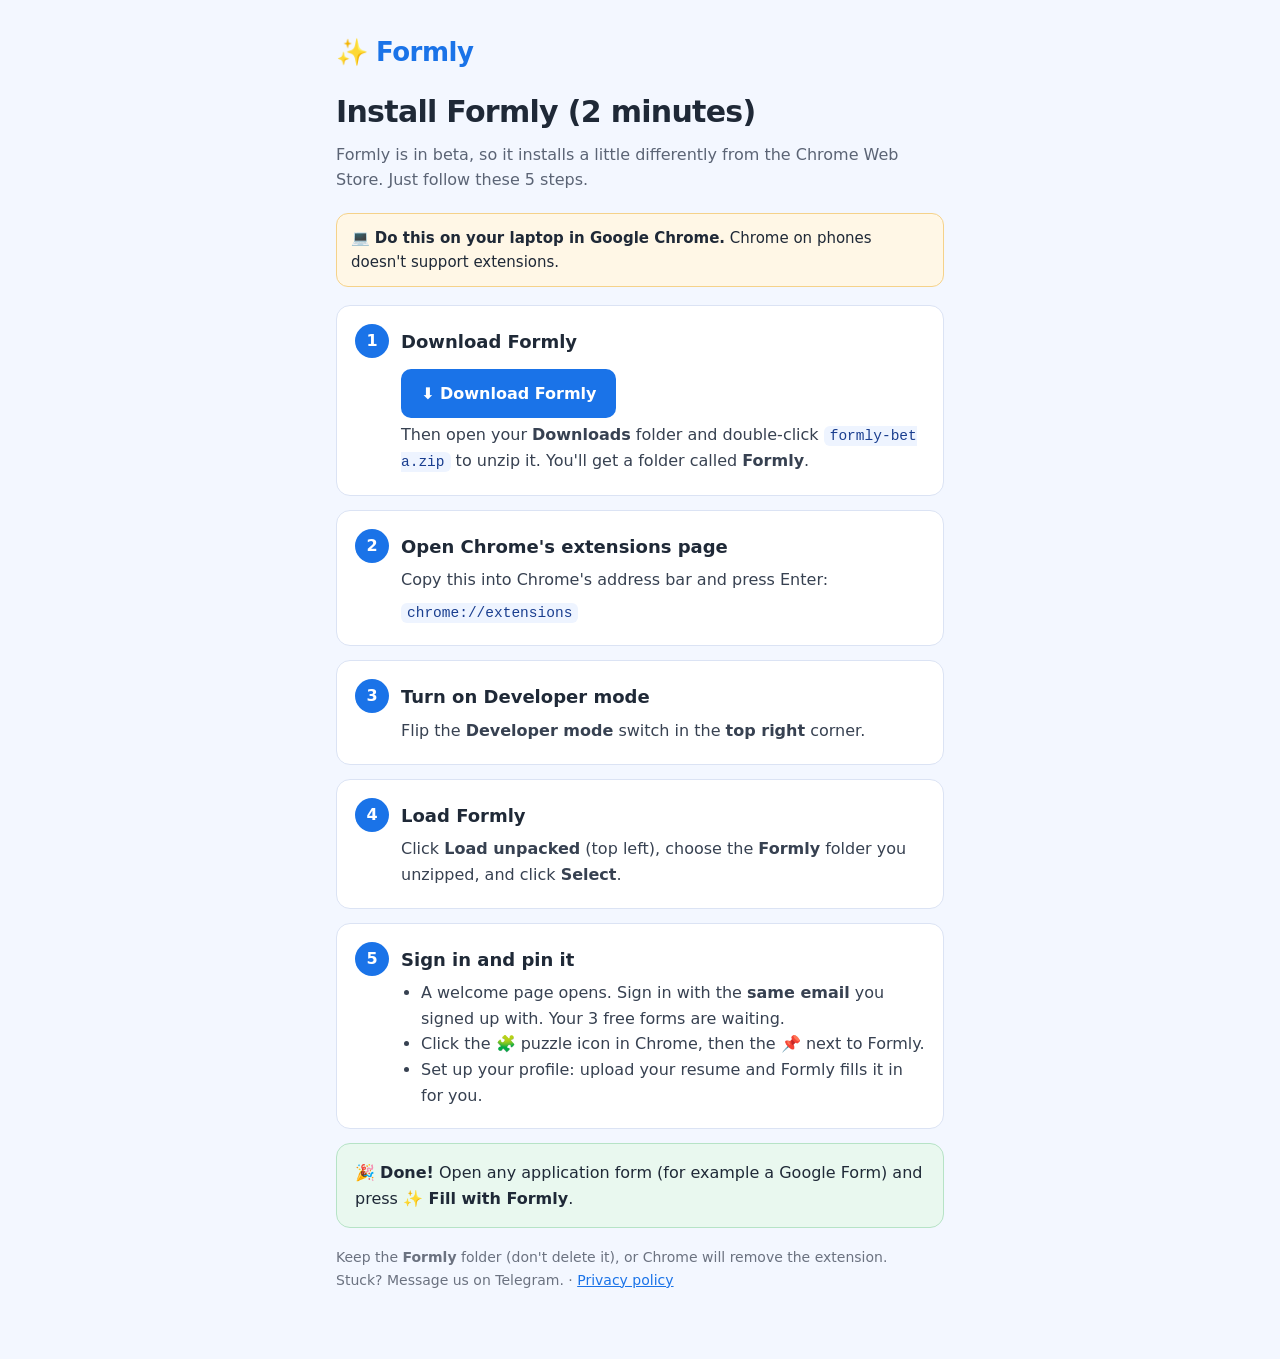
<file: docs/install.html>
<!doctype html>
<html lang="en">
<head>
  <meta charset="utf-8" />
  <meta name="viewport" content="width=device-width, initial-scale=1" />
  <title>Install Formly</title>
  <meta name="description" content="Install the Formly beta Chrome extension in 2 minutes." />
  <style>
    * { box-sizing: border-box; }
    body { margin: 0; font: 16px/1.6 system-ui, -apple-system, "Segoe UI", sans-serif; color: #1f2937; background: #f3f7ff; }
    .wrap { max-width: 640px; margin: 0 auto; padding: 32px 16px 56px; }
    .logo { font-weight: 800; font-size: 26px; color: #1a73e8; letter-spacing: -0.5px; text-decoration: none; }
    h1 { font-size: 30px; letter-spacing: -0.7px; margin: 14px 0 6px; }
    .lead { color: #5b6475; margin: 0 0 20px; }
    .warn { background: #fff7e6; border: 1px solid #f5d28a; border-radius: 12px; padding: 12px 14px; margin-bottom: 18px; font-size: 15px; }
    .step { background: #fff; border: 1px solid #dbe3f4; border-radius: 14px; padding: 18px 18px 14px; margin-bottom: 14px; display: grid; grid-template-columns: 34px 1fr; gap: 12px; }
    .num { width: 34px; height: 34px; border-radius: 50%; background: #1a73e8; color: #fff; font-weight: 700; display: flex; align-items: center; justify-content: center; }
    .step h2 { font-size: 18px; margin: 4px 0 6px; }
    .step p, .step ul { margin: 0 0 6px; color: #374151; }
    .step ul { padding-left: 20px; }
    code { background: #eef4ff; border-radius: 6px; padding: 2px 6px; font-size: 14.5px; color: #1a3e8f; word-break: break-all; }
    .btn { display: inline-block; margin: 6px 0 4px; padding: 12px 20px; border-radius: 10px; font-weight: 700; text-decoration: none; background: #1a73e8; color: #fff; }
    .btn:hover { background: #1557b0; }
    .done { background: #e9f8ef; border: 1px solid #b6e3c6; border-radius: 14px; padding: 16px 18px; }
    .small { color: #6b7280; font-size: 14px; margin-top: 18px; }
    a { color: #1a73e8; }
  </style>
</head>
<body>
  <div class="wrap">
    <a class="logo" href="index.html">✨ Formly</a>
    <h1>Install Formly (2 minutes)</h1>
    <p class="lead">Formly is in beta, so it installs a little differently from the Chrome Web Store. Just follow these 5 steps.</p>

    <div class="warn">💻 <b>Do this on your laptop in Google Chrome.</b> Chrome on phones doesn't support extensions.</div>

    <div class="step"><div class="num">1</div><div>
      <h2>Download Formly</h2>
      <a class="btn" href="formly-beta.zip" download>⬇️ Download Formly</a>
      <p>Then open your <b>Downloads</b> folder and double-click <code>formly-beta.zip</code> to unzip it. You'll get a folder called <b>Formly</b>.</p>
    </div></div>

    <div class="step"><div class="num">2</div><div>
      <h2>Open Chrome's extensions page</h2>
      <p>Copy this into Chrome's address bar and press Enter:</p>
      <p><code>chrome://extensions</code></p>
    </div></div>

    <div class="step"><div class="num">3</div><div>
      <h2>Turn on Developer mode</h2>
      <p>Flip the <b>Developer mode</b> switch in the <b>top right</b> corner.</p>
    </div></div>

    <div class="step"><div class="num">4</div><div>
      <h2>Load Formly</h2>
      <p>Click <b>Load unpacked</b> (top left), choose the <b>Formly</b> folder you unzipped, and click <b>Select</b>.</p>
    </div></div>

    <div class="step"><div class="num">5</div><div>
      <h2>Sign in and pin it</h2>
      <ul>
        <li>A welcome page opens. Sign in with the <b>same email</b> you signed up with. Your 3 free forms are waiting.</li>
        <li>Click the 🧩 puzzle icon in Chrome, then the 📌 next to Formly.</li>
        <li>Set up your profile: upload your resume and Formly fills it in for you.</li>
      </ul>
    </div></div>

    <div class="done">🎉 <b>Done!</b> Open any application form (for example a Google Form) and press <b>✨ Fill with Formly</b>.</div>

    <p class="small">
      Keep the <b>Formly</b> folder (don't delete it), or Chrome will remove the extension.<br />
      Stuck? Message us on Telegram. · <a href="privacy.html">Privacy policy</a>
    </p>
  </div>
</body>
</html>
</file>
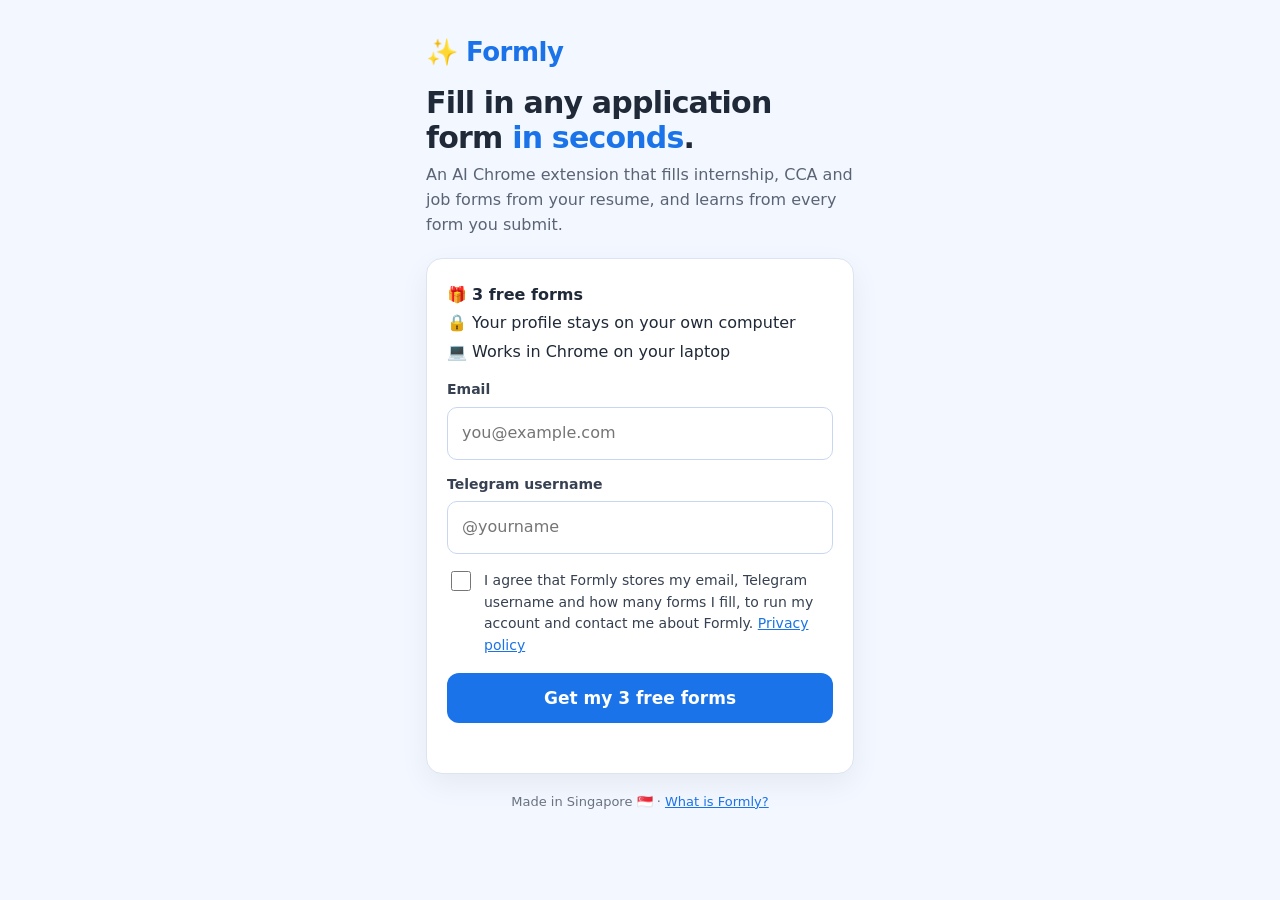
<file: docs/join.html>
<!doctype html>
<html lang="en">
<head>
  <meta charset="utf-8" />
  <meta name="viewport" content="width=device-width, initial-scale=1" />
  <title>Join Formly: 3 free forms</title>
  <meta name="description" content="Sign up for the Formly beta. An AI Chrome extension that fills in application forms in seconds." />
  <style>
    * { box-sizing: border-box; }
    body { margin: 0; font: 16px/1.55 system-ui, -apple-system, "Segoe UI", sans-serif; color: #1f2937; background: #f3f7ff; }
    .wrap { max-width: 460px; margin: 0 auto; padding: 32px 16px 48px; }
    .logo { font-weight: 800; font-size: 26px; color: #1a73e8; letter-spacing: -0.5px; }
    h1 { font-size: 30px; line-height: 1.15; letter-spacing: -0.8px; margin: 14px 0 8px; }
    h1 span { color: #1a73e8; }
    .lead { color: #5b6475; margin: 0 0 20px; }
    .card { background: #fff; border: 1px solid #dbe3f4; border-radius: 16px; padding: 20px; box-shadow: 0 10px 30px rgba(17, 24, 39, 0.06); }
    .perks { list-style: none; padding: 0; margin: 0 0 6px; }
    .perks li { margin: 4px 0; }
    label.field { display: block; font-weight: 600; font-size: 14px; margin: 14px 0 6px; color: #374151; }
    input[type=text], input[type=email] { width: 100%; padding: 13px 14px; border: 1px solid #c9d6f2; border-radius: 10px; font: inherit; font-size: 16px; background: #fff; }
    input:focus { outline: 2px solid #1a73e8; outline-offset: 1px; }
    .consent { display: flex; gap: 10px; align-items: flex-start; margin: 16px 0 4px; font-size: 14px; color: #374151; }
    .consent input { width: 20px; height: 20px; margin-top: 1px; flex: none; }
    .btn { display: block; width: 100%; margin-top: 16px; padding: 15px; border: none; border-radius: 12px; font: 700 17px system-ui, sans-serif; cursor: pointer; background: #1a73e8; color: #fff; }
    .btn:disabled { opacity: 0.7; }
    .msg { min-height: 20px; margin-top: 10px; color: #b42318; font-size: 14px; }
    .done { text-align: center; }
    .done .big { font-size: 54px; line-height: 1; margin: 6px 0 10px; }
    .done h2 { margin: 0 0 8px; }
    .done p { color: #5b6475; margin: 6px 0; }
    .note { background: #eef4ff; border-radius: 12px; padding: 12px 14px; margin-top: 14px; font-size: 14px; color: #1a3e8f; text-align: left; }
    .small { color: #6b7280; font-size: 13px; margin-top: 18px; text-align: center; }
    a { color: #1a73e8; }
  </style>
</head>
<body>
  <div class="wrap">
    <div class="logo">✨ Formly</div>
    <h1>Fill in any application form <span>in seconds</span>.</h1>
    <p class="lead">An AI Chrome extension that fills internship, CCA and job forms from your resume, and learns from every form you submit.</p>

    <div class="card" id="signupCard">
      <ul class="perks">
        <li>🎁 <b>3 free forms</b></li>
        <li>🔒 Your profile stays on your own computer</li>
        <li>💻 Works in Chrome on your laptop</li>
      </ul>
      <form id="form" novalidate>
        <label class="field" for="email">Email</label>
        <input id="email" type="email" placeholder="you@example.com" autocomplete="email" inputmode="email" required />
        <label class="field" for="telegram">Telegram username</label>
        <input id="telegram" type="text" placeholder="@yourname" autocomplete="off" autocapitalize="off" required />
        <label class="consent">
          <input id="consent" type="checkbox" />
          <span>I agree that Formly stores my email, Telegram username and how many forms I fill, to run my account and contact me about Formly. <a href="privacy.html" target="_blank">Privacy policy</a></span>
        </label>
        <button class="btn" id="btn" type="submit">Get my 3 free forms</button>
        <div class="msg" id="msg"></div>
      </form>
    </div>

    <div class="card done" id="doneCard" hidden>
      <div class="big">🎉</div>
      <h2 id="doneTitle">You're in!</h2>
      <p>Your account is ready with <b>3 free forms</b>.</p>
      <div class="note">
        <b>Next:</b> we'll send you the install link on Telegram.<br />
        When you install Formly on your laptop, sign in with <b>this same email</b> and your free forms will be waiting.
      </div>
      <p style="margin-top:14px">On your laptop now? <a href="install.html"><b>Install Formly →</b></a></p>
    </div>

    <p class="small">Made in Singapore 🇸🇬 · <a href="index.html">What is Formly?</a></p>
  </div>

  <script>
    const SERVER = 'https://qzzkbqtykrsvfsfhxxgd.supabase.co/functions/v1/formly';
    const $ = (id) => document.getElementById(id);

    $('form').addEventListener('submit', async (e) => {
      e.preventDefault();
      const email = $('email').value.trim();
      const telegram = $('telegram').value.trim();
      $('msg').textContent = '';
      if (!email || !telegram) return ($('msg').textContent = 'Please fill in your email and Telegram username.');
      if (!$('consent').checked) return ($('msg').textContent = 'Please tick the box to agree.');

      $('btn').disabled = true;
      $('btn').textContent = 'Signing you up…';
      try {
        const res = await fetch(SERVER, {
          method: 'POST',
          headers: { 'content-type': 'application/json' },
          body: JSON.stringify({ action: 'signup', email, telegram, consent: true }),
        });
        const data = await res.json().catch(() => ({}));
        if (!data.ok) throw new Error(data.error || 'Something went wrong. Please try again.');
        $('doneTitle').textContent = `You're in, ${data.account?.telegram || 'friend'}!`;
        $('signupCard').hidden = true;
        $('doneCard').hidden = false;
      } catch (err) {
        $('msg').textContent = '⚠️ ' + (err.message === 'Failed to fetch' ? 'No internet connection. Please try again.' : err.message);
      } finally {
        $('btn').disabled = false;
        $('btn').textContent = 'Get my 3 free forms';
      }
    });
  </script>
</body>
</html>
</file>
